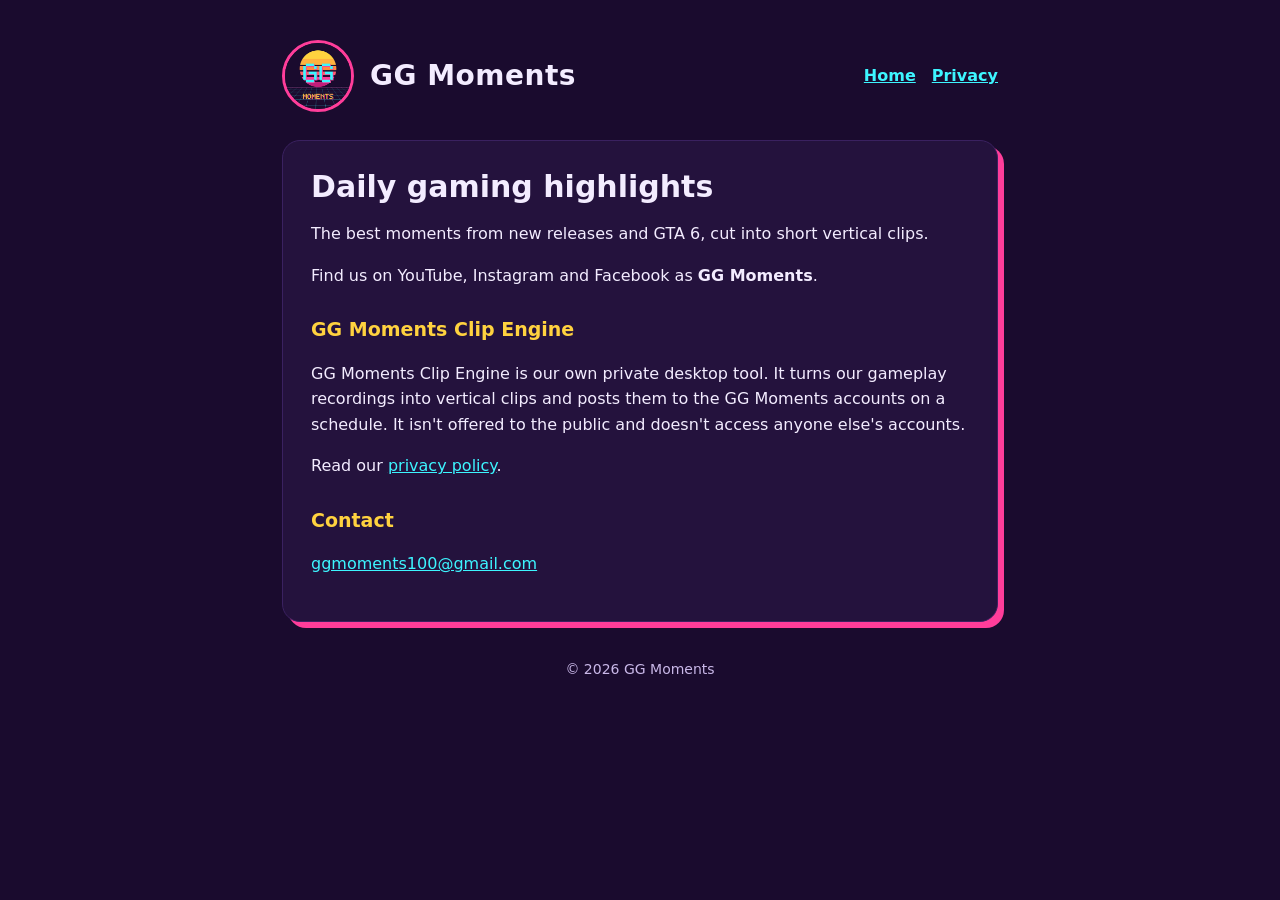
<file: index.html>
<!doctype html>
<html lang="en">
<head>
<meta charset="utf-8">
<meta name="viewport" content="width=device-width, initial-scale=1">
<title>GG Moments</title>
<meta name="description" content="GG Moments: daily gaming highlights from new releases and GTA 6.">
<link rel="icon" href="logo.png">
<link rel="stylesheet" href="style.css">
</head>
<body>
<div class="wrap">
  <header>
    <img src="logo.png" alt="GG Moments logo">
    <span class="name">GG Moments</span>
    <nav><a href="./">Home</a><a href="privacy.html">Privacy</a></nav>
  </header>
  <main class="card">
    <h1>Daily gaming highlights</h1>
    <p>The best moments from new releases and GTA 6, cut into short vertical clips.</p>
    <p>Find us on YouTube, Instagram and Facebook as <strong>GG Moments</strong>.</p>
    <h2>GG Moments Clip Engine</h2>
    <p>GG Moments Clip Engine is our own private desktop tool. It turns our gameplay recordings into vertical clips and posts them to the GG Moments accounts on a schedule. It isn't offered to the public and doesn't access anyone else's accounts.</p>
    <p>Read our <a href="privacy.html">privacy policy</a>.</p>
    <h2>Contact</h2>
    <p><a href="mailto:ggmoments100@gmail.com">ggmoments100@gmail.com</a></p>
  </main>
  <footer>© 2026 GG Moments</footer>
</div>
</body>
</html>
</file>
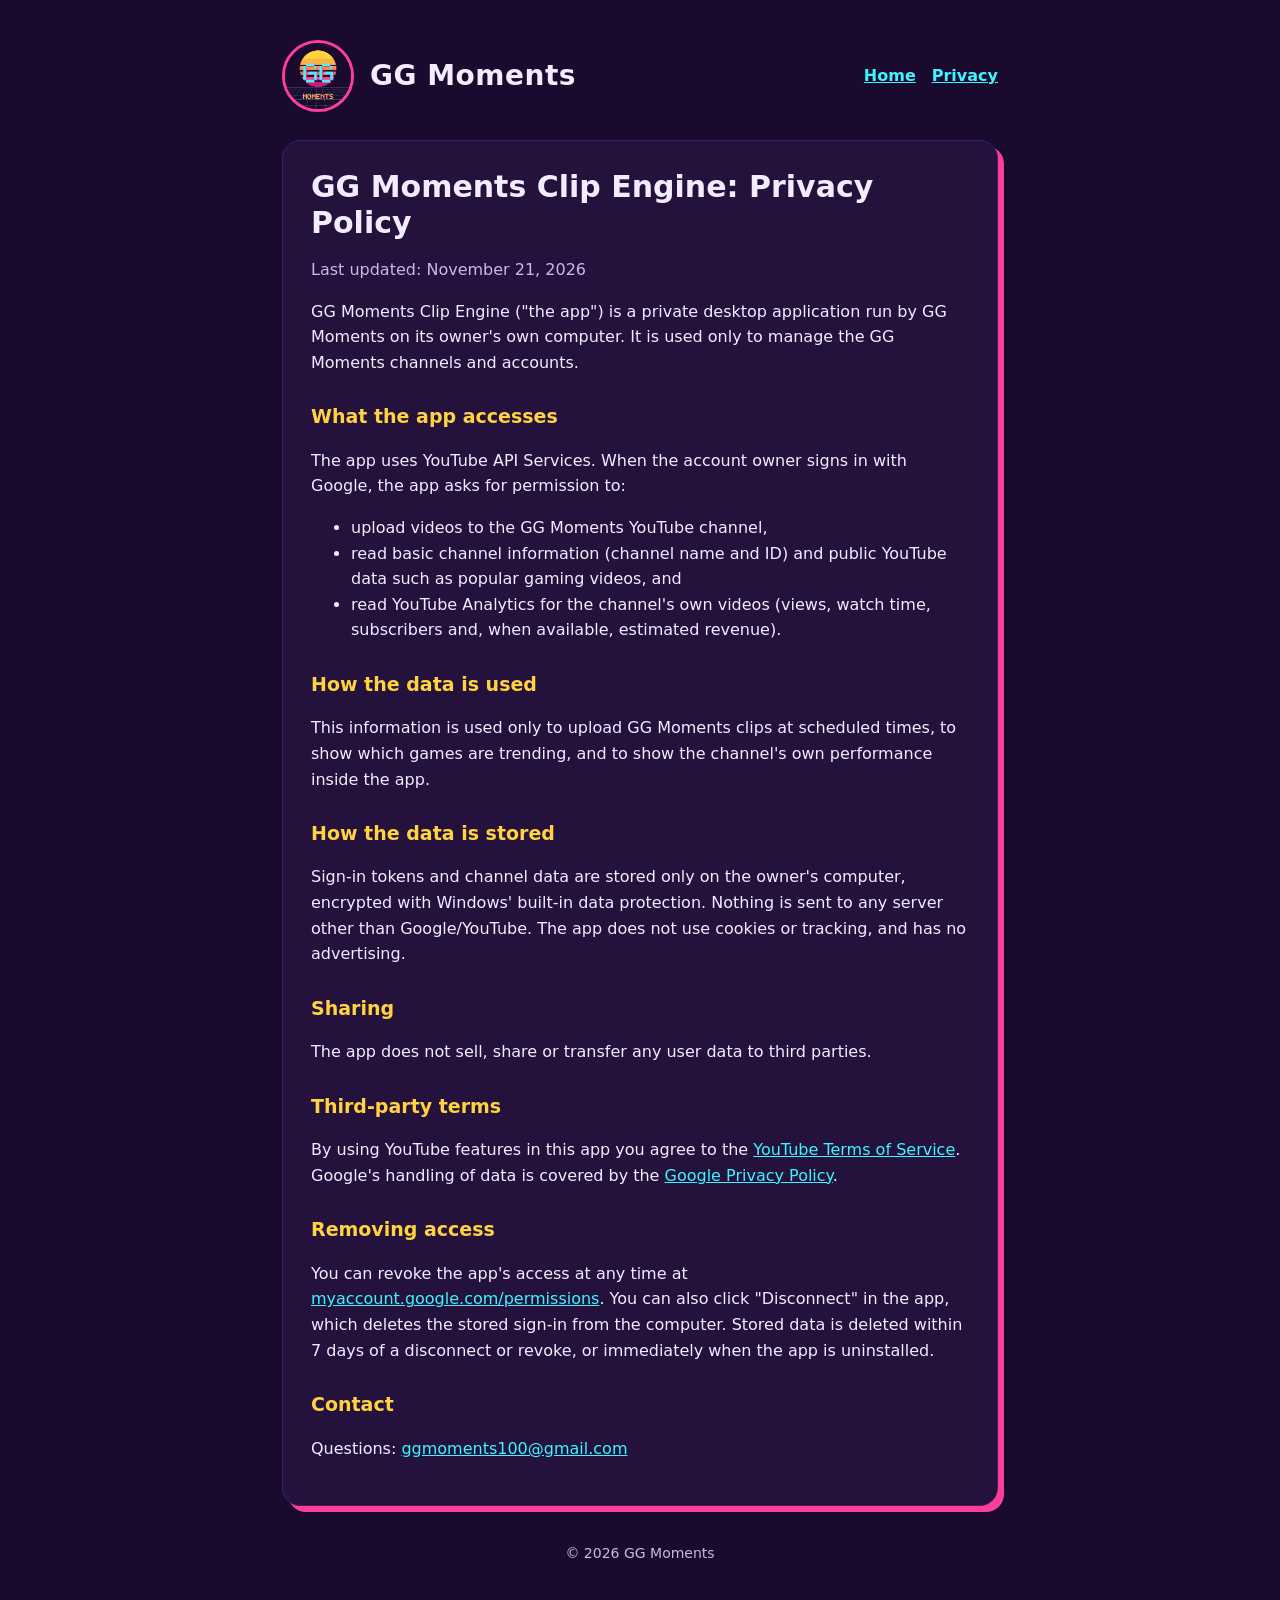
<file: privacy.html>
<!doctype html>
<html lang="en">
<head>
<meta charset="utf-8">
<meta name="viewport" content="width=device-width, initial-scale=1">
<title>Privacy Policy | GG Moments Clip Engine</title>
<link rel="icon" href="logo.png">
<link rel="stylesheet" href="style.css">
</head>
<body>
<div class="wrap">
  <header>
    <img src="logo.png" alt="GG Moments logo">
    <span class="name">GG Moments</span>
    <nav><a href="./">Home</a><a href="privacy.html">Privacy</a></nav>
  </header>
  <main class="card">
    <h1>GG Moments Clip Engine: Privacy Policy</h1>
    <p class="muted">Last updated: November 21, 2026</p>
    <p>GG Moments Clip Engine ("the app") is a private desktop application run by GG Moments on its owner's own computer. It is used only to manage the GG Moments channels and accounts.</p>

    <h2>What the app accesses</h2>
    <p>The app uses YouTube API Services. When the account owner signs in with Google, the app asks for permission to:</p>
    <ul>
      <li>upload videos to the GG Moments YouTube channel,</li>
      <li>read basic channel information (channel name and ID) and public YouTube data such as popular gaming videos, and</li>
      <li>read YouTube Analytics for the channel's own videos (views, watch time, subscribers and, when available, estimated revenue).</li>
    </ul>

    <h2>How the data is used</h2>
    <p>This information is used only to upload GG Moments clips at scheduled times, to show which games are trending, and to show the channel's own performance inside the app.</p>

    <h2>How the data is stored</h2>
    <p>Sign-in tokens and channel data are stored only on the owner's computer, encrypted with Windows' built-in data protection. Nothing is sent to any server other than Google/YouTube. The app does not use cookies or tracking, and has no advertising.</p>

    <h2>Sharing</h2>
    <p>The app does not sell, share or transfer any user data to third parties.</p>

    <h2>Third-party terms</h2>
    <p>By using YouTube features in this app you agree to the <a href="https://www.youtube.com/t/terms">YouTube Terms of Service</a>. Google's handling of data is covered by the <a href="https://policies.google.com/privacy">Google Privacy Policy</a>.</p>

    <h2>Removing access</h2>
    <p>You can revoke the app's access at any time at <a href="https://myaccount.google.com/permissions">myaccount.google.com/permissions</a>. You can also click "Disconnect" in the app, which deletes the stored sign-in from the computer. Stored data is deleted within 7 days of a disconnect or revoke, or immediately when the app is uninstalled.</p>

    <h2>Contact</h2>
    <p>Questions: <a href="mailto:ggmoments100@gmail.com">ggmoments100@gmail.com</a></p>
  </main>
  <footer>© 2026 GG Moments</footer>
</div>
</body>
</html>
</file>
<file: style.css>
:root { --bg: #1A0B2E; --panel: #24123D; --line: #3A2160; --text: #F3ECFF; --muted: #C9B8E8; --cyan: #3DF5FF; --pink: #FF3D9A; --yellow: #FFD23F; }
* { box-sizing: border-box; }
html, body { margin: 0; background: var(--bg); color: var(--text); font-family: system-ui, -apple-system, "Segoe UI", Roboto, sans-serif; line-height: 1.6; }
a { color: var(--cyan); }
a:hover { color: var(--yellow); }
.wrap { max-width: 760px; margin: 0 auto; padding: 40px 22px 64px; }
header { display: flex; align-items: center; gap: 16px; margin-bottom: 28px; }
header img { width: 72px; height: 72px; border-radius: 50%; border: 3px solid var(--pink); }
header .name { font-size: 28px; font-weight: 800; letter-spacing: .5px; }
nav { display: flex; gap: 16px; margin-left: auto; font-weight: 600; }
.card { background: var(--panel); border: 1px solid var(--line); border-radius: 18px; padding: 28px; box-shadow: 6px 6px 0 var(--pink); }
h1 { font-size: 30px; line-height: 1.2; margin: 0 0 6px; }
h2 { font-size: 19px; margin: 26px 0 6px; color: var(--yellow); }
p, li { color: var(--text); }
.muted { color: var(--muted); }
footer { margin-top: 36px; font-size: 14px; color: var(--muted); text-align: center; }
@media (max-width: 560px) { header { flex-wrap: wrap; } nav { margin-left: 0; } }
</file>
